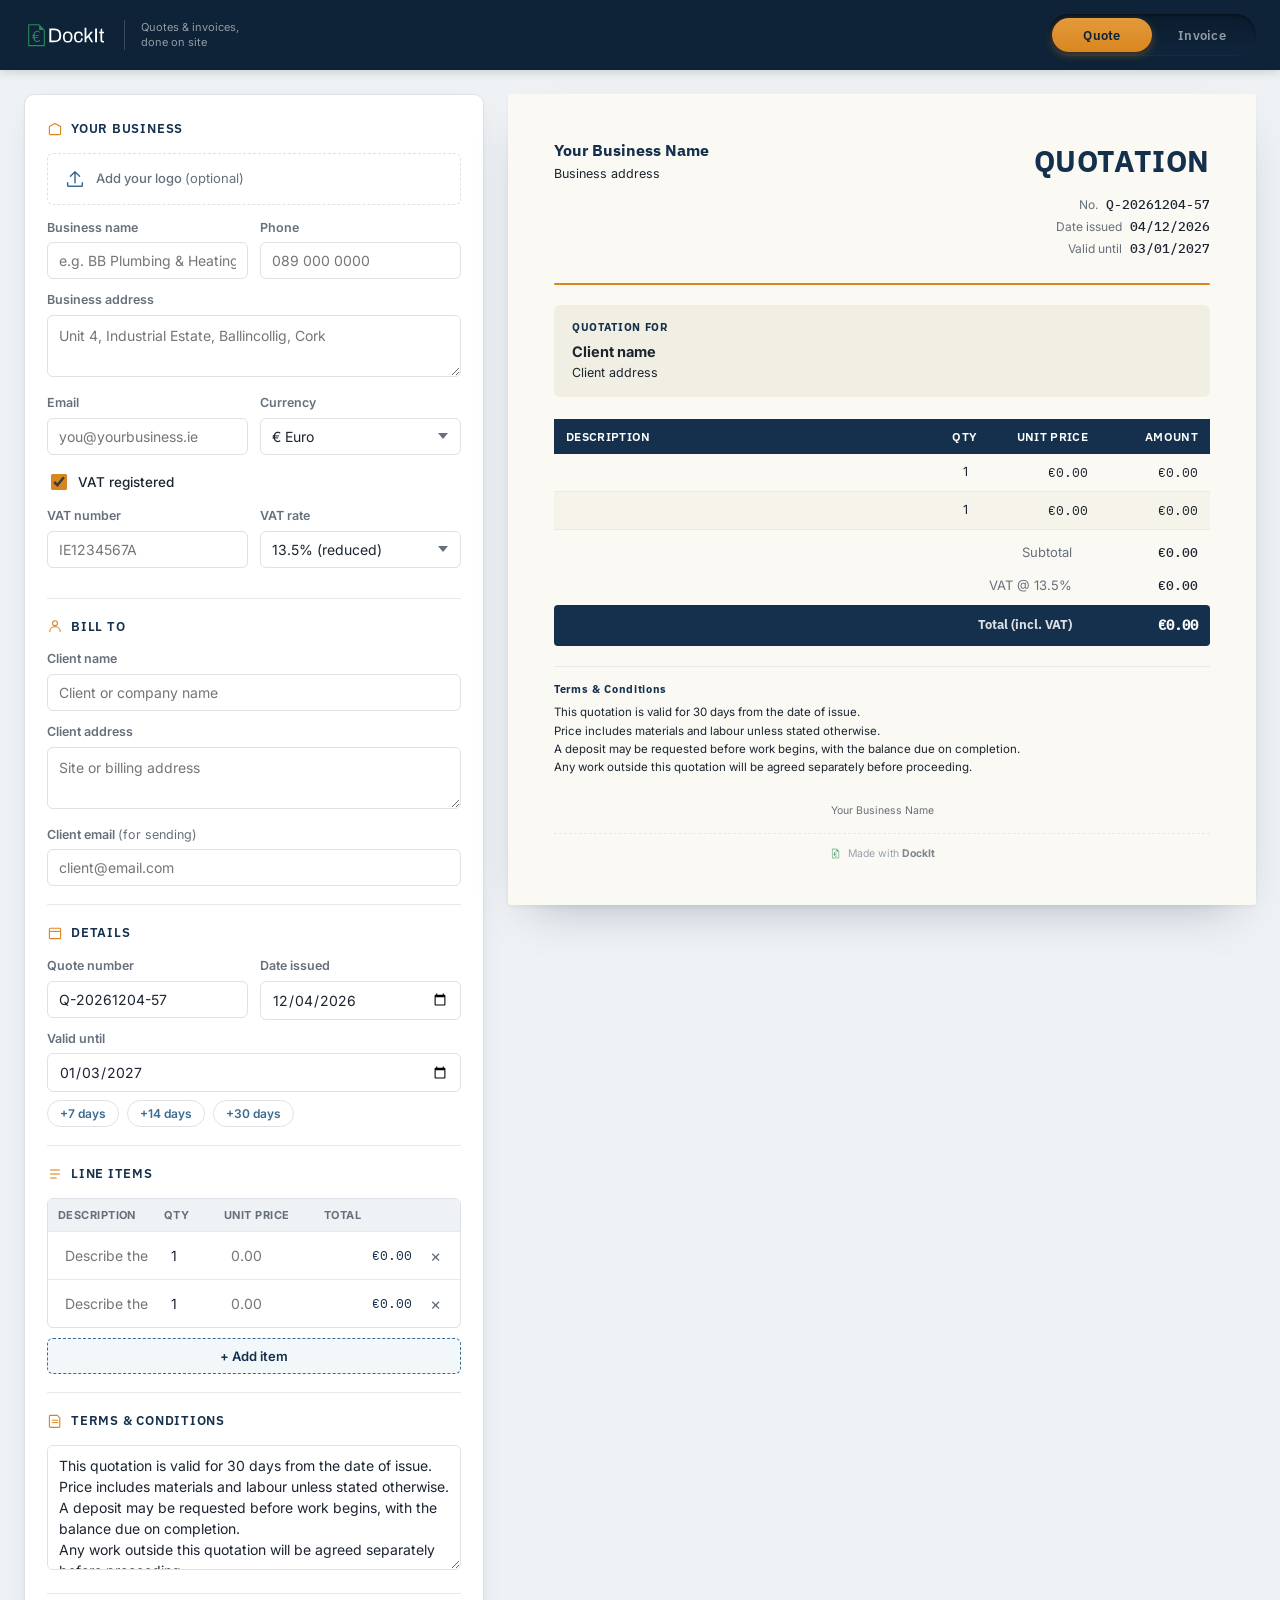
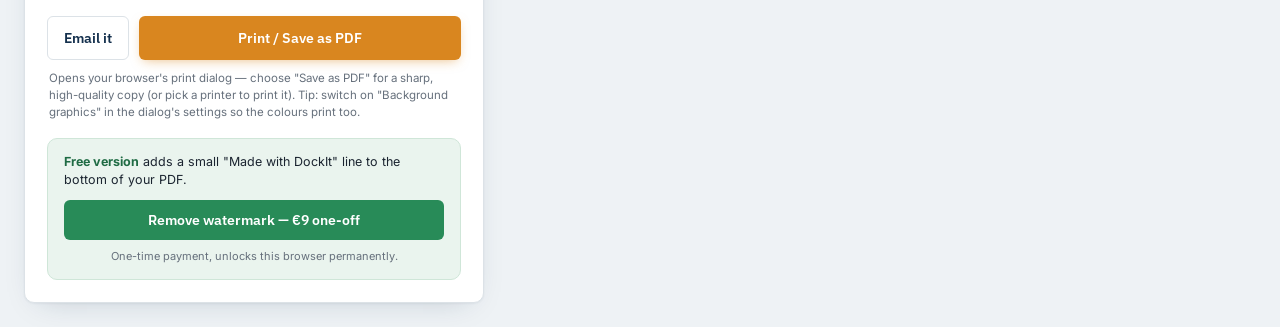
<file: DockIt V4/index.html>
<!DOCTYPE html>
<html lang="en">
<head>
<meta charset="UTF-8" />
<meta name="viewport" content="width=device-width, initial-scale=1.0" />
<title>DockIt — Quotes &amp; Invoices for Tradespeople</title>
<link rel="icon" type="image/svg+xml" href="assets/logo/favicon.svg" />
<link rel="stylesheet" href="assets/fonts.css" />
<link rel="stylesheet" href="assets/style.css" />
</head>
<body>

<header class="app-header">
  <div class="brand">
    <div class="brand-logo">
      <svg viewBox="28 106 243 87" xmlns="http://www.w3.org/2000/svg" role="img" aria-label="DockIt"><g fill="#FFFFFF" transform="matrix(4.137467936354269,0,0,4.137467936354269,96.94239172572884,119.73442180882071)"><path d="M1.11 12.29L1.11 2.69L4.66 2.69Q6.97 2.69 8.22 3.87Q9.46 5.05 9.46 7.49L9.46 7.49Q9.46 9.93 8.22 11.11Q6.97 12.29 4.66 12.29L4.66 12.29L1.11 12.29ZM2.44 11.13L4.66 11.13Q6.33 11.13 7.20 10.29Q8.08 9.45 8.09 7.52L8.09 7.52L8.09 7.49Q8.09 5.54 7.22 4.70Q6.34 3.85 4.66 3.85L4.66 3.85L2.44 3.85L2.44 11.13ZM14 12.46Q12.31 12.46 11.45 11.52Q10.60 10.57 10.60 8.61L10.60 8.61Q10.60 6.65 11.45 5.71Q12.31 4.76 14 4.76L14 4.76Q15.69 4.76 16.55 5.71Q17.40 6.65 17.40 8.61L17.40 8.61Q17.40 10.57 16.55 11.52Q15.69 12.46 14 12.46L14 12.46ZM14 11.44Q15.12 11.44 15.62 10.79Q16.13 10.14 16.13 8.67L16.13 8.67L16.13 8.55Q16.13 7.08 15.62 6.43Q15.12 5.78 14 5.78L14 5.78Q12.88 5.78 12.38 6.43Q11.87 7.08 11.87 8.55L11.87 8.55L11.87 8.67Q11.87 10.14 12.38 10.79Q12.88 11.44 14 11.44L14 11.44ZM21.63 12.46Q19.95 12.46 19.17 11.53Q18.38 10.60 18.38 8.61L18.38 8.61Q18.38 6.64 19.17 5.70Q19.96 4.76 21.63 4.76L21.63 4.76Q23.14 4.76 23.84 5.49Q24.54 6.22 24.54 7.66L24.54 7.66L23.28 7.66Q23.28 6.66 22.93 6.22Q22.57 5.78 21.63 5.78L21.63 5.78Q20.61 5.78 20.13 6.45Q19.66 7.11 19.66 8.61L19.66 8.61L19.66 8.67Q19.66 10.15 20.12 10.79Q20.58 11.44 21.63 11.44L21.63 11.44Q22.55 11.44 22.95 10.97Q23.35 10.50 23.35 9.56L23.35 9.56L24.54 9.56Q24.54 10.82 23.83 11.64Q23.11 12.46 21.63 12.46L21.63 12.46ZM25.83 12.29L25.83 2.17L27.06 2.17L27.06 8.54L30.18 4.93L31.71 4.93L29.18 7.83L31.85 12.29L30.42 12.29L28.41 8.71L27.06 9.98L27.06 12.29L25.83 12.29ZM33.18 12.29L33.18 2.69L34.51 2.69L34.51 12.29L33.18 12.29ZM38.39 12.45Q37.63 12.45 37.28 12.00Q36.93 11.55 36.93 10.89L36.93 10.89L36.93 5.95L36.04 5.95L36.04 4.93L36.95 4.93L37.21 2.88L38.16 2.88L38.16 4.93L39.41 4.93L39.41 5.95L38.16 5.95L38.16 10.78Q38.16 11.44 38.78 11.44L38.78 11.44L39.41 11.44L39.41 12.25Q39.23 12.33 38.93 12.39Q38.64 12.45 38.39 12.45L38.39 12.45Z"></path></g><g fill="#288B58" transform="matrix(0.6386181736088032,0,0,0.6386181736088032,32.336581916694364,118.06909131955985)"><path d="M34.931 49.088 30 49.479V53h4.47c-.078 1-.078 1.6-.078 2.459 0 .938.07 1.854.148 2.792l-4.54.292V62h4.86c1.798 12 8.752 19.252 18.129 19.252 5.704 0 10.002-2.759 13.44-7.291L62.6 70.51c-2.657 3.596-5.392 5.591-9.221 5.591C46.973 76.101 42.831 71 41.503 62H58v-4H41.112c-.078-1-.078-1.836-.078-2.852 0-.781 0-1.148.078-2.148H61v-4H41.425c1.25-9 5.548-14.412 12.424-14.412 3.282 0 5.86 1.897 8.049 4.632l3.829-3.662c-2.735-3.438-6.92-6.089-11.608-6.089-10.237 0-17.39 7.351-19.188 19.619"></path><path d="M88 26 62 0v.002L61.998 0H12v100h76V26.001L87.998 26zm-5 69H17V5h45v21h21z"></path></g></svg>
    </div>
    <span class="brand-tag">Quotes &amp; invoices,<br />done on site</span>
  </div>

  <div class="doctype-switch" id="doctypeSwitch" data-active="quote" role="group" aria-label="Document type">
    <span class="dt-thumb" aria-hidden="true"></span>
    <button type="button" class="dt-btn current" data-type="quote">Quote</button>
    <button type="button" class="dt-btn" data-type="invoice">Invoice</button>
  </div>
</header>

<nav class="mobile-tabs" id="mobileTabs">
  <button type="button" class="tab-btn active" data-tab="form">Edit</button>
  <button type="button" class="tab-btn" data-tab="preview">Preview</button>
</nav>

<main class="app-grid">

  <!-- ===================== FORM PANEL ===================== -->
  <section class="panel panel-form active" id="panelForm">

    <div class="field-section">
      <h2 class="section-label"><svg class="s-icon" viewBox="0 0 20 20"><path d="M3 7l7-4 7 4v9a1 1 0 01-1 1H4a1 1 0 01-1-1V7z" fill="none" stroke="currentColor" stroke-width="1.4" stroke-linejoin="round"/></svg>Your business</h2>

      <label class="logo-drop" id="logoDrop">
        <input type="file" id="logoInput" accept="image/png,image/jpeg,image/svg+xml" hidden />
        <div class="logo-drop-empty" id="logoDropEmpty">
          <svg width="22" height="22" viewBox="0 0 24 24" fill="none"><path d="M12 16V4m0 0L7 9m5-5l5 5" stroke="currentColor" stroke-width="1.6" stroke-linecap="round" stroke-linejoin="round"/><path d="M4 16v3a1 1 0 001 1h14a1 1 0 001-1v-3" stroke="currentColor" stroke-width="1.6" stroke-linecap="round"/></svg>
          <span>Add your logo <em>(optional)</em></span>
        </div>
        <div class="logo-drop-filled" id="logoDropFilled" hidden>
          <img id="logoPreview" alt="Your logo" />
          <button type="button" id="logoRemove" class="logo-remove" title="Remove logo">&times;</button>
        </div>
      </label>

      <div class="grid-2">
        <div class="field">
          <label for="bizName">Business name</label>
          <input type="text" id="bizName" placeholder="e.g. BB Plumbing &amp; Heating" />
        </div>
        <div class="field">
          <label for="bizPhone">Phone</label>
          <input type="tel" id="bizPhone" placeholder="089 000 0000" />
        </div>
      </div>

      <div class="field">
        <label for="bizAddress">Business address</label>
        <textarea id="bizAddress" rows="2" placeholder="Unit 4, Industrial Estate, Ballincollig, Cork"></textarea>
      </div>

      <div class="grid-2">
        <div class="field">
          <label for="bizEmail">Email</label>
          <input type="email" id="bizEmail" placeholder="you@yourbusiness.ie" />
        </div>
        <div class="field">
          <label for="currency">Currency</label>
          <select id="currency">
            <option value="EUR" selected>€ Euro</option>
            <option value="GBP">£ Sterling</option>
          </select>
        </div>
      </div>

      <label class="check-row">
        <input type="checkbox" id="vatRegistered" checked />
        <span>VAT registered</span>
      </label>

      <div class="grid-2" id="vatFieldsRow">
        <div class="field">
          <label for="bizVat">VAT number</label>
          <input type="text" id="bizVat" placeholder="IE1234567A" />
        </div>
        <div class="field">
          <label for="vatRate">VAT rate</label>
          <select id="vatRate">
            <option value="0">0%</option>
            <option value="9">9%</option>
            <option value="13.5" selected>13.5% (reduced)</option>
            <option value="23">23% (standard)</option>
            <option value="custom">Custom…</option>
          </select>
        </div>
      </div>
      <div class="field" id="vatCustomField" hidden>
        <label for="vatCustom">Custom VAT rate (%)</label>
        <input type="number" id="vatCustom" min="0" max="100" step="0.1" value="13.5" />
      </div>
    </div>

    <div class="field-section">
      <h2 class="section-label"><svg class="s-icon" viewBox="0 0 20 20"><circle cx="10" cy="6.5" r="3" fill="none" stroke="currentColor" stroke-width="1.4"/><path d="M3.5 17c0-3.6 3-6 6.5-6s6.5 2.4 6.5 6" fill="none" stroke="currentColor" stroke-width="1.4" stroke-linecap="round"/></svg>Bill to</h2>
      <div class="field">
        <label for="clientName">Client name</label>
        <input type="text" id="clientName" placeholder="Client or company name" />
      </div>
      <div class="field">
        <label for="clientAddress">Client address</label>
        <textarea id="clientAddress" rows="2" placeholder="Site or billing address"></textarea>
      </div>
      <div class="field">
        <label for="clientEmail">Client email <em>(for sending)</em></label>
        <input type="email" id="clientEmail" placeholder="client@email.com" />
      </div>
    </div>

    <div class="field-section">
      <h2 class="section-label"><svg class="s-icon" viewBox="0 0 20 20"><rect x="3" y="4" width="14" height="13" rx="1.2" fill="none" stroke="currentColor" stroke-width="1.4"/><line x1="3" y1="8" x2="17" y2="8" stroke="currentColor" stroke-width="1.4"/></svg>Details</h2>
      <div class="grid-2">
        <div class="field">
          <label id="docNumberLabel" for="docNumber">Quote number</label>
          <input type="text" id="docNumber" />
        </div>
        <div class="field">
          <label for="dateIssued">Date issued</label>
          <input type="date" id="dateIssued" />
        </div>
      </div>
      <div class="field">
        <label id="dateSecondaryLabel" for="dateSecondary">Valid until</label>
        <input type="date" id="dateSecondary" />
        <div class="chip-row">
          <button type="button" class="chip" data-days="7">+7 days</button>
          <button type="button" class="chip" data-days="14">+14 days</button>
          <button type="button" class="chip" data-days="30">+30 days</button>
        </div>
      </div>
    </div>

    <div class="field-section">
      <h2 class="section-label"><svg class="s-icon" viewBox="0 0 20 20"><line x1="4" y1="5" x2="16" y2="5" stroke="currentColor" stroke-width="1.4"/><line x1="4" y1="10" x2="16" y2="10" stroke="currentColor" stroke-width="1.4"/><line x1="4" y1="15" x2="12" y2="15" stroke="currentColor" stroke-width="1.4"/></svg>Line items</h2>

      <div class="items-table" id="itemsTable">
        <div class="items-head">
          <span>Description</span>
          <span>Qty</span>
          <span>Unit price</span>
          <span>Total</span>
          <span></span>
        </div>
        <div class="items-rows" id="itemsRows"></div>
      </div>
      <button type="button" class="btn-add-row" id="addItemBtn">+ Add item</button>
    </div>

    <div class="field-section" id="bankSection" hidden>
      <h2 class="section-label"><svg class="s-icon" viewBox="0 0 20 20"><rect x="3" y="8" width="14" height="7" fill="none" stroke="currentColor" stroke-width="1.4"/><path d="M2 8l8-4 8 4" fill="none" stroke="currentColor" stroke-width="1.4" stroke-linejoin="round"/></svg>Payment details <em>(shown on invoice)</em></h2>
      <div class="grid-2">
        <div class="field">
          <label for="bankName">Account name</label>
          <input type="text" id="bankName" placeholder="Business account name" />
        </div>
        <div class="field">
          <label for="bankIban">IBAN</label>
          <input type="text" id="bankIban" placeholder="IE00 AAAA 0000 0000 00" />
        </div>
      </div>
      <div class="field">
        <label for="bankBic">BIC</label>
        <input type="text" id="bankBic" placeholder="AAAAIE2D" />
      </div>
    </div>

    <div class="field-section">
      <h2 class="section-label"><svg class="s-icon" viewBox="0 0 20 20"><path d="M4 3h9l3 3v11a1 1 0 01-1 1H4a1 1 0 01-1-1V4a1 1 0 011-1z" fill="none" stroke="currentColor" stroke-width="1.4" stroke-linejoin="round"/><line x1="6" y1="9" x2="14" y2="9" stroke="currentColor" stroke-width="1.2"/><line x1="6" y1="12" x2="14" y2="12" stroke="currentColor" stroke-width="1.2"/></svg><span id="notesLabel">Terms &amp; conditions</span></h2>
      <div class="field">
        <textarea id="notes" rows="5"></textarea>
      </div>
    </div>

    <div class="actions-row">
      <button type="button" class="btn btn-secondary" id="emailBtn">Email it</button>
      <button type="button" class="btn btn-primary" id="downloadBtn">Print / Save as PDF</button>
    </div>
    <p class="hint" id="emailHint">Opens your browser's print dialog — choose "Save as PDF" for a sharp, high-quality copy (or pick a printer to print it). Tip: switch on "Background graphics" in the dialog's settings so the colours print too.</p>

    <div class="upsell-banner" id="upsellBanner">
      <p class="upsell-copy"><strong>Free version</strong> adds a small "Made with DockIt" line to the bottom of your PDF.</p>
      <button type="button" class="btn-upsell" id="removeWatermarkBtn">Remove watermark — <span id="upsellPrice">€9</span> one-off</button>
      <p class="upsell-fineprint">One-time payment, unlocks this browser permanently.</p>
    </div>

  </section>

  <!-- ===================== PREVIEW PANEL ===================== -->
  <section class="panel panel-preview" id="panelPreview">
    <div class="preview-shell">
      <div class="doc-page" id="doc">

        <div class="doc-header">
          <div class="doc-header-left">
            <div class="doc-logo-slot" id="docLogoSlot" hidden><img id="docLogoImg" alt="" /></div>
            <div class="doc-biz-name" id="docBizName">Your Business Name</div>
            <div class="doc-biz-line" id="docBizAddress">Business address</div>
            <div class="doc-biz-meta" id="docBizMeta"></div>
          </div>
          <div class="doc-header-right">
            <div class="doc-doctype" id="docDocType">QUOTATION</div>
            <div class="doc-meta-row"><span>No.</span><b id="docMetaNumber">—</b></div>
            <div class="doc-meta-row"><span>Date issued</span><b id="docMetaDate">—</b></div>
            <div class="doc-meta-row"><span id="docMetaSecondaryLabel">Valid until</span><b id="docMetaSecondary">—</b></div>
          </div>
        </div>

        <div class="doc-divider"></div>

        <div class="doc-to">
          <div class="doc-to-eyebrow" id="docToEyebrow">QUOTATION FOR</div>
          <div class="doc-to-name" id="docClientName">Client name</div>
          <div class="doc-to-address" id="docClientAddress">Client address</div>
        </div>

        <table class="doc-items">
          <thead>
            <tr>
              <th class="col-desc">Description</th>
              <th class="col-qty">Qty</th>
              <th class="col-price">Unit price</th>
              <th class="col-total">Amount</th>
            </tr>
          </thead>
          <tbody id="docItemsBody"></tbody>
        </table>

        <div class="doc-summary">
          <div class="doc-summary-row"><span>Subtotal</span><b id="docSubtotal">—</b></div>
          <div class="doc-summary-row" id="docVatRow"><span id="docVatLabel">VAT</span><b id="docVat">—</b></div>
          <div class="doc-summary-row doc-summary-total"><span id="docTotalLabel">Total (incl. VAT)</span><b id="docTotal">—</b></div>
        </div>

        <div class="doc-bank" id="docBank" hidden>
          <div class="doc-bank-eyebrow">Payment details</div>
          <div id="docBankLines"></div>
        </div>

        <div class="doc-notes">
          <div class="doc-notes-eyebrow" id="docNotesEyebrow">Terms &amp; Conditions</div>
          <div class="doc-notes-body" id="docNotesBody"></div>
        </div>

        <div class="doc-footer" id="docFooter"></div>

        <div class="doc-watermark" id="docWatermark">
          <svg viewBox="20 106 88 88" xmlns="http://www.w3.org/2000/svg" aria-hidden="true">
            <g fill="#288B58" transform="matrix(0.6386181736088032,0,0,0.6386181736088032,32.336581916694364,118.06909131955985)">
              <path d="M34.931 49.088 30 49.479V53h4.47c-.078 1-.078 1.6-.078 2.459 0 .938.07 1.854.148 2.792l-4.54.292V62h4.86c1.798 12 8.752 19.252 18.129 19.252 5.704 0 10.002-2.759 13.44-7.291L62.6 70.51c-2.657 3.596-5.392 5.591-9.221 5.591C46.973 76.101 42.831 71 41.503 62H58v-4H41.112c-.078-1-.078-1.836-.078-2.852 0-.781 0-1.148.078-2.148H61v-4H41.425c1.25-9 5.548-14.412 12.424-14.412 3.282 0 5.86 1.897 8.049 4.632l3.829-3.662c-2.735-3.438-6.92-6.089-11.608-6.089-10.237 0-17.39 7.351-19.188 19.619"></path>
              <path d="M88 26 62 0v.002L61.998 0H12v100h76V26.001L87.998 26zm-5 69H17V5h45v21h21z"></path>
            </g>
          </svg>
          <span>Made with <strong>DockIt</strong></span>
        </div>

      </div>
    </div>
  </section>

</main>

<div class="toast" id="toast"></div>

<div class="upsell-modal" id="upsellModal" hidden>
  <div class="upsell-modal-backdrop" id="upsellModalBackdrop"></div>
  <div class="upsell-modal-card" role="dialog" aria-modal="true" aria-labelledby="upsellModalTitle">
    <button type="button" class="upsell-modal-close" id="upsellModalClose" aria-label="Close">&times;</button>
    <div class="upsell-modal-icon">
      <svg viewBox="20 106 88 88" xmlns="http://www.w3.org/2000/svg" aria-hidden="true">
        <g fill="#288B58" transform="matrix(0.6386181736088032,0,0,0.6386181736088032,32.336581916694364,118.06909131955985)">
          <path d="M34.931 49.088 30 49.479V53h4.47c-.078 1-.078 1.6-.078 2.459 0 .938.07 1.854.148 2.792l-4.54.292V62h4.86c1.798 12 8.752 19.252 18.129 19.252 5.704 0 10.002-2.759 13.44-7.291L62.6 70.51c-2.657 3.596-5.392 5.591-9.221 5.591C46.973 76.101 42.831 71 41.503 62H58v-4H41.112c-.078-1-.078-1.836-.078-2.852 0-.781 0-1.148.078-2.148H61v-4H41.425c1.25-9 5.548-14.412 12.424-14.412 3.282 0 5.86 1.897 8.049 4.632l3.829-3.662c-2.735-3.438-6.92-6.089-11.608-6.089-10.237 0-17.39 7.351-19.188 19.619"></path>
          <path d="M88 26 62 0v.002L61.998 0H12v100h76V26.001L87.998 26zm-5 69H17V5h45v21h21z"></path>
        </g>
      </svg>
    </div>
    <h2 class="upsell-modal-title" id="upsellModalTitle">Make your quotes 100% yours</h2>
    <p class="upsell-modal-copy">Remove the small "Made with DockIt" line from the bottom of every quote and invoice you export. One payment, no subscription.</p>
    <button type="button" class="upsell-modal-buy" id="upsellModalBuy">Remove watermark — <span id="upsellModalPrice">€9</span> one-off</button>
    <button type="button" class="upsell-modal-later" id="upsellModalLater">Maybe later</button>
    <p class="upsell-modal-fineprint">One-time payment. Unlocks this browser — if you use DockIt on another device, you'll purchase there too.</p>
  </div>
</div>

<script src="assets/app.js"></script>
</body>
</html>
</file>
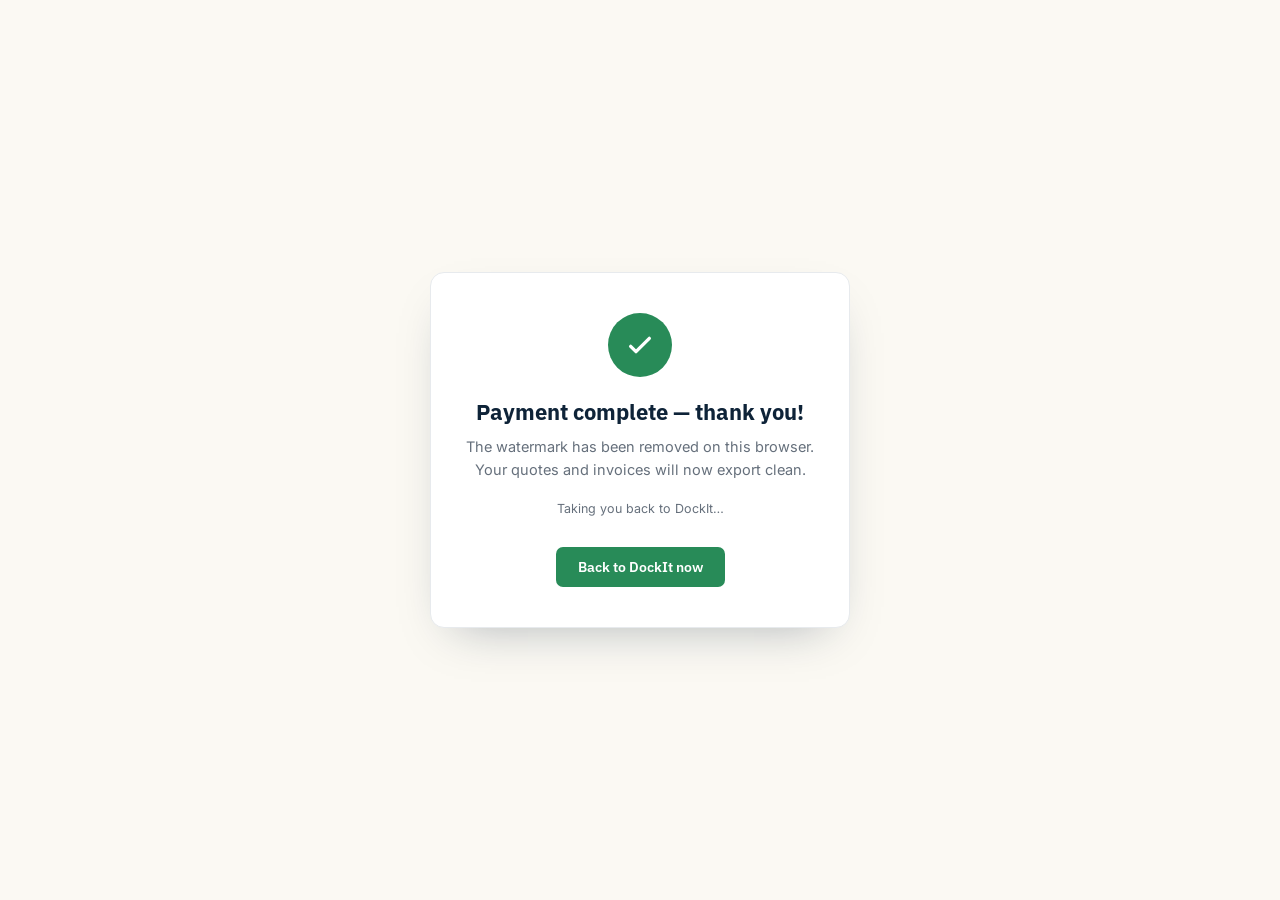
<file: DockIt V4/success.html>
<!DOCTYPE html>
<html lang="en">
<head>
<meta charset="UTF-8" />
<meta name="viewport" content="width=device-width, initial-scale=1.0" />
<title>Payment complete — DockIt</title>
<link rel="icon" type="image/svg+xml" href="assets/logo/favicon.svg" />
<link rel="stylesheet" href="assets/fonts.css" />
<style>
  :root {
    --navy-deep: #0E2338;
    --brand-green: #288B58;
    --paper: #FBF9F3;
    --ink: #1B2430;
    --muted: #66707C;
  }
  * { box-sizing: border-box; }
  html, body { margin: 0; padding: 0; height: 100%; }
  body {
    background: var(--paper);
    color: var(--ink);
    font-family: "Inter", system-ui, sans-serif;
    display: flex;
    align-items: center;
    justify-content: center;
    min-height: 100vh;
    padding: 24px;
  }
  .card {
    max-width: 420px;
    width: 100%;
    text-align: center;
    background: #fff;
    border: 1px solid #E7EAED;
    border-radius: 14px;
    padding: 40px 32px;
    box-shadow: 0 20px 48px -24px rgba(14,35,56,0.35);
  }
  .tick {
    width: 64px;
    height: 64px;
    margin: 0 auto 20px;
    border-radius: 50%;
    background: var(--brand-green);
    display: flex;
    align-items: center;
    justify-content: center;
  }
  .tick svg { width: 32px; height: 32px; }
  h1 {
    font-family: "IBM Plex Sans", system-ui, sans-serif;
    font-size: 22px;
    margin: 0 0 10px;
    color: var(--navy-deep);
  }
  p { font-size: 14.5px; line-height: 1.55; color: var(--muted); margin: 0 0 8px; }
  .redirect-note { font-size: 12.5px; margin-top: 18px; }
  a.button {
    display: inline-block;
    margin-top: 20px;
    background: var(--brand-green);
    color: #fff;
    text-decoration: none;
    font-family: "IBM Plex Sans", system-ui, sans-serif;
    font-weight: 600;
    font-size: 14px;
    padding: 11px 22px;
    border-radius: 7px;
  }
</style>
</head>
<body>
  <div class="card">
    <div class="tick">
      <svg viewBox="0 0 24 24" fill="none" xmlns="http://www.w3.org/2000/svg">
        <path d="M5 13l4 4L19 7" stroke="#fff" stroke-width="2.5" stroke-linecap="round" stroke-linejoin="round"/>
      </svg>
    </div>
    <h1>Payment complete — thank you!</h1>
    <p>The watermark has been removed on this browser. Your quotes and invoices will now export clean.</p>
    <p class="redirect-note">Taking you back to DockIt&hellip;</p>
    <a class="button" href="index.html" id="manualLink">Back to DockIt now</a>
  </div>

  <script>
    // This page is the target of the Stripe "After payment" redirect.
    // Because it's a real file (success.html), Netlify serves it directly
    // and never 404s it — which is why we redirect here instead of adding
    // a query string to the site root.
    (function () {
      try {
        window.localStorage.setItem("dockit_watermark_removed", "true");
      } catch (e) {
        /* storage unavailable (e.g. private browsing) — the manual button below still works,
           and worst case the person can contact you; nothing is lost. */
      }
      // Bounce back to the app automatically after a short beat so they
      // can see the confirmation, then land on the unlocked tool.
      setTimeout(function () {
        window.location.replace("index.html");
      }, 2200);
    })();
  </script>
</body>
</html>
</file>
<file: DockIt V4/assets/fonts.css>
/* Self-hosted fonts — no external requests, no CDN dependency. */

@font-face {
  font-family: "Inter";
  font-style: normal;
  font-weight: 400;
  font-display: swap;
  src: url("fonts/inter-latin-400-normal.woff2") format("woff2");
}
@font-face {
  font-family: "Inter";
  font-style: normal;
  font-weight: 500;
  font-display: swap;
  src: url("fonts/inter-latin-500-normal.woff2") format("woff2");
}
@font-face {
  font-family: "Inter";
  font-style: normal;
  font-weight: 600;
  font-display: swap;
  src: url("fonts/inter-latin-600-normal.woff2") format("woff2");
}
@font-face {
  font-family: "Inter";
  font-style: normal;
  font-weight: 700;
  font-display: swap;
  src: url("fonts/inter-latin-700-normal.woff2") format("woff2");
}

@font-face {
  font-family: "IBM Plex Sans";
  font-style: normal;
  font-weight: 500;
  font-display: swap;
  src: url("fonts/ibm-plex-sans-latin-500-normal.woff2") format("woff2");
}
@font-face {
  font-family: "IBM Plex Sans";
  font-style: normal;
  font-weight: 600;
  font-display: swap;
  src: url("fonts/ibm-plex-sans-latin-600-normal.woff2") format("woff2");
}
@font-face {
  font-family: "IBM Plex Sans";
  font-style: normal;
  font-weight: 700;
  font-display: swap;
  src: url("fonts/ibm-plex-sans-latin-700-normal.woff2") format("woff2");
}

@font-face {
  font-family: "IBM Plex Mono";
  font-style: normal;
  font-weight: 400;
  font-display: swap;
  src: url("fonts/ibm-plex-mono-latin-400-normal.woff2") format("woff2");
}
@font-face {
  font-family: "IBM Plex Mono";
  font-style: normal;
  font-weight: 500;
  font-display: swap;
  src: url("fonts/ibm-plex-mono-latin-500-normal.woff2") format("woff2");
}
</file>
<file: DockIt V4/assets/style.css>
/* =========================================================
   DockIt — design tokens
   ========================================================= */
:root {
  --ink: #1B2430;
  --navy: #14304D;
  --navy-deep: #0E2338;
  --blue-mid: #3B6C93;
  --blue-soft: #5F87A8;
  --paper: #FBF9F3;
  --paper-tint: #F1EEE3;
  --chrome-bg: #EEF2F5;
  --chrome-panel: #FFFFFF;
  --amber: #D9861F;
  --amber-dark: #B36B12;
  --brand-green: #288B58;
  --brand-green-dark: #1F6B44;
  --brand-green-tint: #EAF4EE;
  --brand-green-tint-line: #CFE6D8;
  --line: #DCE2E7;
  --line-soft: #E7EAED;
  --muted: #66707C;
  --danger: #B3261E;
  --radius: 10px;
  --radius-sm: 6px;
  --shadow-panel: 0 1px 2px rgba(20,48,77,0.05), 0 10px 30px -16px rgba(20,48,77,0.25);
  --shadow-page: 0 2px 4px rgba(20,48,77,0.06), 0 20px 48px -24px rgba(14,35,56,0.35);
  --font-display: "IBM Plex Sans", "Segoe UI", sans-serif;
  --font-body: "Inter", "Segoe UI", sans-serif;
  --font-mono: "IBM Plex Mono", ui-monospace, monospace;
}

* { box-sizing: border-box; }
html, body { margin: 0; padding: 0; }
/* The [hidden] attribute loses to any author rule that sets `display`
   (e.g. `.doc-summary-row { display: flex }`), because author styles
   beat the browser's default UA stylesheet even on a specificity tie.
   This one rule guarantees hidden="" / el.hidden = true always actually
   hides the element, everywhere in the app. */
[hidden] { display: none !important; }
body {
  background: var(--chrome-bg);
  color: var(--ink);
  font-family: var(--font-body);
  font-size: 14px;
  line-height: 1.5;
  -webkit-font-smoothing: antialiased;
}
h1, h2, h3 { margin: 0; }
button { font-family: inherit; }
input, textarea, select { font-family: inherit; font-size: 14px; color: var(--ink); }
em { font-style: normal; color: var(--muted); font-weight: 400; }

::selection { background: rgba(217,134,31,0.28); }

/* focus visibility */
a:focus-visible, button:focus-visible, input:focus-visible, textarea:focus-visible, select:focus-visible {
  outline: 2px solid var(--amber);
  outline-offset: 2px;
}

/* =========================================================
   Header
   ========================================================= */
.app-header {
  display: flex;
  align-items: center;
  justify-content: space-between;
  gap: 16px;
  background: var(--navy-deep);
  padding: 14px 24px;
  position: sticky;
  top: 0;
  z-index: 40;
  box-shadow: 0 2px 10px rgba(0,0,0,0.15);
}
.brand { display: flex; align-items: center; gap: 16px; }
.brand-logo { display: flex; align-items: center; line-height: 0; }
.brand-logo svg { height: 30px; width: auto; display: block; }
.brand-tag {
  font-size: 11px;
  line-height: 1.35;
  color: rgba(255,255,255,0.55);
  padding-left: 16px;
  border-left: 1px solid rgba(255,255,255,0.18);
}

/* Rocker switch (signature element) */
.doctype-switch {
  position: relative;
  display: grid;
  grid-template-columns: 1fr 1fr;
  width: 208px;
  height: 42px;
  background: linear-gradient(180deg, #0A1B2C, #10263E);
  border-radius: 21px;
  padding: 4px;
  box-shadow: inset 0 1px 3px rgba(0,0,0,0.5), inset 0 -1px 0 rgba(255,255,255,0.04);
}
.dt-thumb {
  position: absolute;
  top: 4px;
  left: 4px;
  width: calc(50% - 4px);
  height: calc(100% - 8px);
  background: linear-gradient(180deg, #E39A3B, var(--amber));
  border-radius: 17px;
  box-shadow: 0 1px 2px rgba(0,0,0,0.3), 0 3px 8px rgba(217,134,31,0.35);
  transition: transform 0.28s cubic-bezier(.65,0,.35,1);
}
.doctype-switch[data-active="invoice"] .dt-thumb { transform: translateX(100%); }
.dt-btn {
  position: relative;
  z-index: 1;
  background: none;
  border: none;
  cursor: pointer;
  font-family: var(--font-display);
  font-weight: 600;
  font-size: 13px;
  letter-spacing: 0.02em;
  color: rgba(255,255,255,0.55);
  transition: color 0.2s ease;
  padding: 0;
}
.dt-btn.current { color: var(--navy-deep); }

/* =========================================================
   Mobile tabs
   ========================================================= */
.mobile-tabs {
  display: none;
  position: sticky;
  top: 70px;
  z-index: 30;
  background: var(--chrome-panel);
  border-bottom: 1px solid var(--line);
}
.tab-btn {
  flex: 1;
  border: none;
  background: none;
  padding: 12px 0;
  font-family: var(--font-display);
  font-weight: 600;
  font-size: 13.5px;
  color: var(--muted);
  border-bottom: 2px solid transparent;
  cursor: pointer;
}
.tab-btn.active { color: var(--navy); border-bottom-color: var(--amber); }

/* =========================================================
   Layout
   ========================================================= */
.app-grid {
  display: grid;
  grid-template-columns: minmax(340px, 460px) 1fr;
  gap: 24px;
  max-width: 1440px;
  margin: 0 auto;
  padding: 24px;
  align-items: start;
}

.panel-form {
  background: var(--chrome-panel);
  border: 1px solid var(--line);
  border-radius: var(--radius);
  padding: 22px;
  box-shadow: var(--shadow-panel);
}

.panel-preview {
  position: sticky;
  top: 88px;
  display: flex;
  justify-content: center;
  padding-bottom: 40px;
}
.preview-shell { width: 100%; max-width: 780px; }

/* =========================================================
   Form sections
   ========================================================= */
.field-section {
  padding: 18px 0;
  border-bottom: 1px solid var(--line-soft);
}
.field-section:first-child { padding-top: 2px; }
.field-section:last-of-type { border-bottom: none; }

.section-label {
  display: flex;
  align-items: center;
  gap: 8px;
  font-family: var(--font-display);
  font-weight: 600;
  font-size: 13px;
  text-transform: uppercase;
  letter-spacing: 0.06em;
  color: var(--navy);
  margin-bottom: 14px;
}
.section-label em { text-transform: none; letter-spacing: 0; font-size: 12px; }
.s-icon { width: 16px; height: 16px; color: var(--amber); flex-shrink: 0; }

.field { margin-bottom: 12px; }
.field:last-child { margin-bottom: 0; }
.field label {
  display: block;
  font-size: 12.5px;
  font-weight: 600;
  color: var(--muted);
  margin-bottom: 5px;
}
.grid-2 {
  display: grid;
  grid-template-columns: 1fr 1fr;
  gap: 12px;
}

input[type="text"], input[type="email"], input[type="tel"], input[type="date"], input[type="number"], textarea, select {
  width: 100%;
  border: 1px solid var(--line);
  border-radius: var(--radius-sm);
  padding: 9px 11px;
  background: #fff;
  color: var(--ink);
  transition: border-color 0.15s ease;
}
input:hover, textarea:hover, select:hover { border-color: #C3CCD3; }
input:focus, textarea:focus, select:focus { border-color: var(--blue-mid); }
textarea { resize: vertical; line-height: 1.5; }
select { appearance: none; background-image: url("data:image/svg+xml,%3Csvg xmlns='http://www.w3.org/2000/svg' width='10' height='6'%3E%3Cpath d='M0 0l5 6 5-6z' fill='%2366707C'/%3E%3C/svg%3E"); background-repeat: no-repeat; background-position: right 12px center; padding-right: 30px; }

.check-row {
  display: flex;
  align-items: center;
  gap: 8px;
  font-size: 13.5px;
  font-weight: 500;
  margin: 4px 0 14px;
  cursor: pointer;
}
.check-row input { width: 16px; height: 16px; accent-color: var(--amber); }

.chip-row { display: flex; gap: 8px; margin-top: 8px; }
.chip {
  border: 1px solid var(--line);
  background: #fff;
  color: var(--blue-mid);
  border-radius: 999px;
  padding: 5px 12px;
  font-size: 12px;
  font-weight: 600;
  cursor: pointer;
}
.chip:hover { border-color: var(--blue-mid); background: #F2F7FA; }

/* Logo dropzone */
.logo-drop {
  display: block;
  border: 1.5px dashed var(--line);
  border-radius: var(--radius-sm);
  margin-bottom: 14px;
  cursor: pointer;
  transition: border-color 0.15s ease, background 0.15s ease;
}
.logo-drop:hover { border-color: var(--amber); background: #FBF6EE; }
.logo-drop-empty {
  display: flex;
  align-items: center;
  gap: 10px;
  padding: 14px 16px;
  color: var(--muted);
  font-size: 13px;
  font-weight: 500;
}
.logo-drop-empty svg { color: var(--blue-mid); flex-shrink: 0; }
.logo-drop-filled { display: flex; align-items: center; justify-content: space-between; padding: 10px 14px; }
.logo-drop-filled img { max-height: 46px; max-width: 200px; object-fit: contain; }
.logo-remove {
  border: none; background: var(--chrome-bg); color: var(--muted);
  width: 24px; height: 24px; border-radius: 50%; font-size: 16px; line-height: 1;
  cursor: pointer;
}
.logo-remove:hover { background: #FBE4E1; color: var(--danger); }

/* Line items */
.items-table { border: 1px solid var(--line); border-radius: var(--radius-sm); overflow: hidden; }
.items-head, .item-row {
  display: grid;
  grid-template-columns: 1fr 52px 92px 92px 26px;
  gap: 8px;
  align-items: center;
}
.items-head {
  background: var(--chrome-bg);
  padding: 8px 10px;
  font-size: 11px;
  font-weight: 700;
  text-transform: uppercase;
  letter-spacing: 0.04em;
  color: var(--muted);
}
.item-row { padding: 8px 10px; border-top: 1px solid var(--line-soft); }
.item-row input {
  border: 1px solid transparent;
  background: transparent;
  padding: 6px 6px;
  border-radius: 5px;
  width: 100%;
}
.item-row input:hover { border-color: var(--line); }
.item-row input:focus { border-color: var(--blue-mid); background: #fff; }
.item-row .item-total { text-align: right; font-family: var(--font-mono); font-size: 13px; color: var(--navy); padding-right: 4px; }
.item-remove {
  border: none; background: none; color: var(--muted); font-size: 17px; cursor: pointer;
  width: 22px; height: 22px; border-radius: 5px;
}
.item-remove:hover { background: #FBE4E1; color: var(--danger); }

.btn-add-row {
  margin-top: 10px;
  border: 1px dashed var(--blue-mid);
  background: #F2F7FA;
  color: var(--navy);
  font-weight: 600;
  font-size: 13px;
  padding: 9px 14px;
  border-radius: var(--radius-sm);
  cursor: pointer;
  width: 100%;
}
.btn-add-row:hover { background: #E7F0F5; }

/* Actions */
.actions-row { display: flex; gap: 10px; margin-top: 22px; }
.btn {
  flex: 1;
  border: none;
  border-radius: var(--radius-sm);
  padding: 12px 14px;
  font-family: var(--font-display);
  font-weight: 600;
  font-size: 13.5px;
  cursor: pointer;
  transition: transform 0.05s ease, background 0.15s ease, box-shadow .15s ease;
}
.btn:active { transform: translateY(1px); }
.btn-primary { background: var(--amber); color: #fff; box-shadow: 0 4px 12px -4px rgba(217,134,31,0.55); }
.btn-primary:hover { background: var(--amber-dark); }
.btn-secondary { background: #fff; color: var(--navy); border: 1px solid var(--line); flex: 0 0 auto; padding-left: 16px; padding-right: 16px; }
.btn-secondary:hover { border-color: var(--blue-mid); background: #F2F7FA; }
.hint { font-size: 11.5px; color: var(--muted); margin: 10px 2px 0; line-height: 1.5; }

.upsell-banner {
  margin-top: 16px;
  padding: 14px 16px;
  background: var(--brand-green-tint);
  border: 1px solid var(--brand-green-tint-line);
  border-radius: var(--radius);
}
.upsell-copy { margin: 0 0 10px; font-size: 12.5px; color: var(--ink); line-height: 1.5; }
.upsell-copy strong { color: var(--brand-green-dark); }
.btn-upsell {
  display: block;
  width: 100%;
  border: none;
  background: var(--brand-green);
  color: #fff;
  font-family: var(--font-display);
  font-weight: 600;
  font-size: 13.5px;
  padding: 11px 14px;
  border-radius: var(--radius-sm);
  cursor: pointer;
  transition: background 0.15s ease;
}
.btn-upsell:hover { background: var(--brand-green-dark); }
.upsell-fineprint { margin: 8px 0 0; font-size: 11px; color: var(--muted); text-align: center; }

/* =========================================================
   Preview document ("the paper")
   ========================================================= */
.doc-page {
  background: var(--paper);
  color: var(--ink);
  width: 100%;
  padding: 44px 46px;
  border-radius: 3px;
  box-shadow: var(--shadow-page);
  font-family: var(--font-body);
}
.doc-header { display: flex; justify-content: space-between; gap: 24px; }
.doc-header-left { max-width: 60%; }
.doc-logo-slot { margin-bottom: 10px; }
.doc-logo-slot img { max-height: 54px; max-width: 220px; object-fit: contain; }
.doc-biz-name { font-family: var(--font-display); font-weight: 700; font-size: 16px; color: var(--navy); margin-bottom: 3px; }
.doc-biz-line { font-size: 12.5px; color: var(--ink); white-space: pre-line; margin-bottom: 6px; }
.doc-biz-meta { font-size: 11.5px; color: var(--muted); line-height: 1.6; }
.doc-biz-meta b { color: var(--ink); font-weight: 600; }

.doc-header-right { text-align: right; flex-shrink: 0; }
.doc-doctype {
  font-family: var(--font-display);
  font-weight: 700;
  font-size: 30px;
  letter-spacing: 0.02em;
  color: var(--navy);
  margin-bottom: 12px;
}
.doc-meta-row { font-size: 12px; margin-bottom: 3px; color: var(--muted); }
.doc-meta-row span { margin-right: 8px; }
.doc-meta-row b { font-family: var(--font-mono); font-weight: 500; color: var(--ink); font-size: 12.5px; }

.doc-divider { height: 2px; background: var(--amber); margin: 22px 0 20px; border-radius: 2px; }

.doc-to {
  background: var(--paper-tint);
  border-radius: 6px;
  padding: 14px 18px;
  margin-bottom: 22px;
}
.doc-to-eyebrow { font-family: var(--font-display); font-weight: 700; font-size: 11px; letter-spacing: 0.06em; color: var(--navy); margin-bottom: 5px; }
.doc-to-name { font-weight: 700; font-size: 14.5px; margin-bottom: 2px; }
.doc-to-address { font-size: 12.5px; color: var(--ink); white-space: pre-line; }

table.doc-items { width: 100%; border-collapse: collapse; margin-bottom: 4px; }
.doc-items thead th {
  background: var(--navy);
  color: #fff;
  font-family: var(--font-display);
  font-weight: 600;
  font-size: 11.5px;
  text-transform: uppercase;
  letter-spacing: 0.03em;
  padding: 9px 12px;
  text-align: left;
}
.doc-items th.col-qty, .doc-items td.col-qty { text-align: center; width: 50px; }
.doc-items th.col-price, .doc-items td.col-price,
.doc-items th.col-total, .doc-items td.col-total { text-align: right; width: 110px; }
.doc-items tbody td { padding: 9px 12px; font-size: 12.5px; border-bottom: 1px solid var(--line-soft); }
.doc-items tbody tr:nth-child(even) td { background: #F5F3EA; }
.doc-items td.col-price, .doc-items td.col-total { font-family: var(--font-mono); }

.doc-summary { margin-top: 6px; }
.doc-summary-row { display: flex; justify-content: flex-end; gap: 26px; padding: 7px 12px; font-size: 13px; }
.doc-summary-row span { color: var(--muted); }
.doc-summary-row b { font-family: var(--font-mono); font-weight: 500; min-width: 100px; text-align: right; }
.doc-summary-total { background: var(--navy); color: #fff; border-radius: 4px; margin-top: 2px; padding: 10px 12px; }
.doc-summary-total span { color: rgba(255,255,255,0.85); font-family: var(--font-display); font-weight: 700; font-size: 13px; }
.doc-summary-total b { color: #fff; font-size: 14px; font-weight: 600; }

.doc-bank { margin-top: 20px; border-top: 1px solid var(--line-soft); padding-top: 14px; }
.doc-bank-eyebrow { font-family: var(--font-display); font-weight: 700; font-size: 11px; letter-spacing: 0.06em; color: var(--navy); margin-bottom: 6px; }
.doc-bank div div { font-size: 12.5px; margin-bottom: 2px; }
.doc-bank b { font-family: var(--font-mono); font-weight: 500; }

.doc-notes { margin-top: 20px; border-top: 1px solid var(--line-soft); padding-top: 14px; }
.doc-notes-eyebrow { font-family: var(--font-display); font-weight: 700; font-size: 11px; letter-spacing: 0.06em; color: var(--navy); margin-bottom: 6px; }
.doc-notes-body { font-size: 11.5px; color: var(--ink); white-space: pre-line; line-height: 1.6; }

.doc-footer { margin-top: 26px; text-align: center; font-size: 10.5px; color: var(--muted); }

.doc-watermark {
  margin-top: 14px;
  padding-top: 12px;
  border-top: 1px dashed var(--line-soft);
  display: flex;
  align-items: center;
  justify-content: center;
  gap: 6px;
  font-size: 10.5px;
  color: #9aa3ab;
}
.doc-watermark svg { width: 13px; height: 13px; flex-shrink: 0; }
.doc-watermark strong { color: #7c8790; font-weight: 700; }

/* =========================================================
   Toast
   ========================================================= */
.toast {
  position: fixed;
  bottom: 24px;
  left: 50%;
  transform: translate(-50%, 12px);
  background: var(--navy-deep);
  color: #fff;
  padding: 11px 18px;
  border-radius: 999px;
  font-size: 13px;
  font-weight: 500;
  box-shadow: 0 10px 24px rgba(0,0,0,0.25);
  opacity: 0;
  pointer-events: none;
  transition: opacity 0.2s ease, transform 0.2s ease;
  z-index: 100;
}
.toast.show { opacity: 1; transform: translate(-50%, 0); }

/* =========================================================
   Upsell modal (timed popup)
   ========================================================= */
.upsell-modal {
  position: fixed;
  inset: 0;
  z-index: 200;
  display: flex;
  align-items: center;
  justify-content: center;
  padding: 20px;
}
.upsell-modal-backdrop {
  position: absolute;
  inset: 0;
  background: rgba(14, 35, 56, 0.55);
  backdrop-filter: blur(2px);
  animation: upsellFade 0.2s ease;
}
.upsell-modal-card {
  position: relative;
  z-index: 1;
  width: 100%;
  max-width: 400px;
  background: #fff;
  border-radius: 16px;
  padding: 32px 28px 24px;
  text-align: center;
  box-shadow: 0 24px 60px -12px rgba(14, 35, 56, 0.45);
  animation: upsellPop 0.24s cubic-bezier(0.34, 1.56, 0.64, 1);
}
@keyframes upsellFade { from { opacity: 0; } to { opacity: 1; } }
@keyframes upsellPop {
  from { opacity: 0; transform: translateY(12px) scale(0.97); }
  to { opacity: 1; transform: translateY(0) scale(1); }
}
.upsell-modal-close {
  position: absolute;
  top: 12px;
  right: 14px;
  border: none;
  background: none;
  font-size: 24px;
  line-height: 1;
  color: var(--muted);
  cursor: pointer;
  width: 32px;
  height: 32px;
  border-radius: 50%;
}
.upsell-modal-close:hover { background: var(--chrome-bg); color: var(--ink); }
.upsell-modal-icon {
  width: 56px;
  height: 56px;
  margin: 0 auto 16px;
  background: var(--brand-green-tint);
  border-radius: 14px;
  display: flex;
  align-items: center;
  justify-content: center;
}
.upsell-modal-icon svg { width: 30px; height: 30px; }
.upsell-modal-title {
  font-family: var(--font-display);
  font-size: 20px;
  font-weight: 700;
  color: var(--navy);
  margin-bottom: 10px;
}
.upsell-modal-copy {
  font-size: 13.5px;
  line-height: 1.55;
  color: var(--muted);
  margin: 0 0 20px;
}
.upsell-modal-buy {
  display: block;
  width: 100%;
  border: none;
  background: var(--brand-green);
  color: #fff;
  font-family: var(--font-display);
  font-weight: 600;
  font-size: 14.5px;
  padding: 13px 16px;
  border-radius: var(--radius-sm);
  cursor: pointer;
  transition: background 0.15s ease;
}
.upsell-modal-buy:hover { background: var(--brand-green-dark); }
.upsell-modal-later {
  display: block;
  width: 100%;
  margin-top: 10px;
  border: none;
  background: none;
  color: var(--muted);
  font-family: var(--font-body);
  font-size: 13px;
  padding: 8px;
  cursor: pointer;
  border-radius: var(--radius-sm);
}
.upsell-modal-later:hover { color: var(--ink); text-decoration: underline; }
.upsell-modal-fineprint {
  font-size: 11px;
  color: #9aa3ab;
  margin: 14px 0 0;
  line-height: 1.5;
}

/* =========================================================
   Responsive
   ========================================================= */
@media screen and (max-width: 960px) {
  .app-header { padding: 12px 16px; }
  .brand-tag { display: none; }
  .brand-logo svg { height: 24px; }
  .mobile-tabs { display: flex; }
  .app-grid { grid-template-columns: 1fr; padding: 16px; gap: 16px; }
  .panel-form, .panel-preview { display: none; }
  .panel-form.active, .panel-preview.active { display: block; }
  .panel-preview { position: static; padding-bottom: 16px; }
  .doc-page { padding: 26px 22px; }
  .doc-doctype { font-size: 22px; }
  .doc-header { flex-direction: column; }
  .doc-header-right { text-align: left; margin-top: 14px; }
  .doc-header-left { max-width: 100%; }
}

@media screen and (max-width: 520px) {
  .grid-2 { grid-template-columns: 1fr; }
  .items-head { display: none; }
  .item-row {
    grid-template-columns: 1fr 1fr;
    grid-template-areas: "desc desc" "qty price" "total remove";
    row-gap: 6px;
  }
  .item-row .item-desc { grid-area: desc; }
  .item-row .item-qty { grid-area: qty; }
  .item-row .item-price { grid-area: price; }
  .item-row .item-total { grid-area: total; }
  .item-row .item-remove { grid-area: remove; justify-self: end; }
}

/* =========================================================
   Print (browser print fallback)
   ========================================================= */
@media print {
  @page { size: A4; margin: 0; }

  /* Browsers strip background colours from printed output by default;
     this forces the navy/amber design through without requiring the
     person to hunt for the "Background graphics" checkbox. Chrome and
     Safari still show that checkbox, so we mention it in the UI too,
     but this covers browsers that respect the CSS property. */
  * {
    -webkit-print-color-adjust: exact !important;
    print-color-adjust: exact !important;
    color-adjust: exact !important;
  }

  .app-header, .mobile-tabs, .panel-form, .toast { display: none !important; }
  .app-grid { display: block; padding: 0; }
  .panel-preview { position: static; padding: 0; display: block !important; }
  .preview-shell { max-width: 100%; }
  .doc-page { box-shadow: none; }
  body { background: #fff; }
}
</file>
